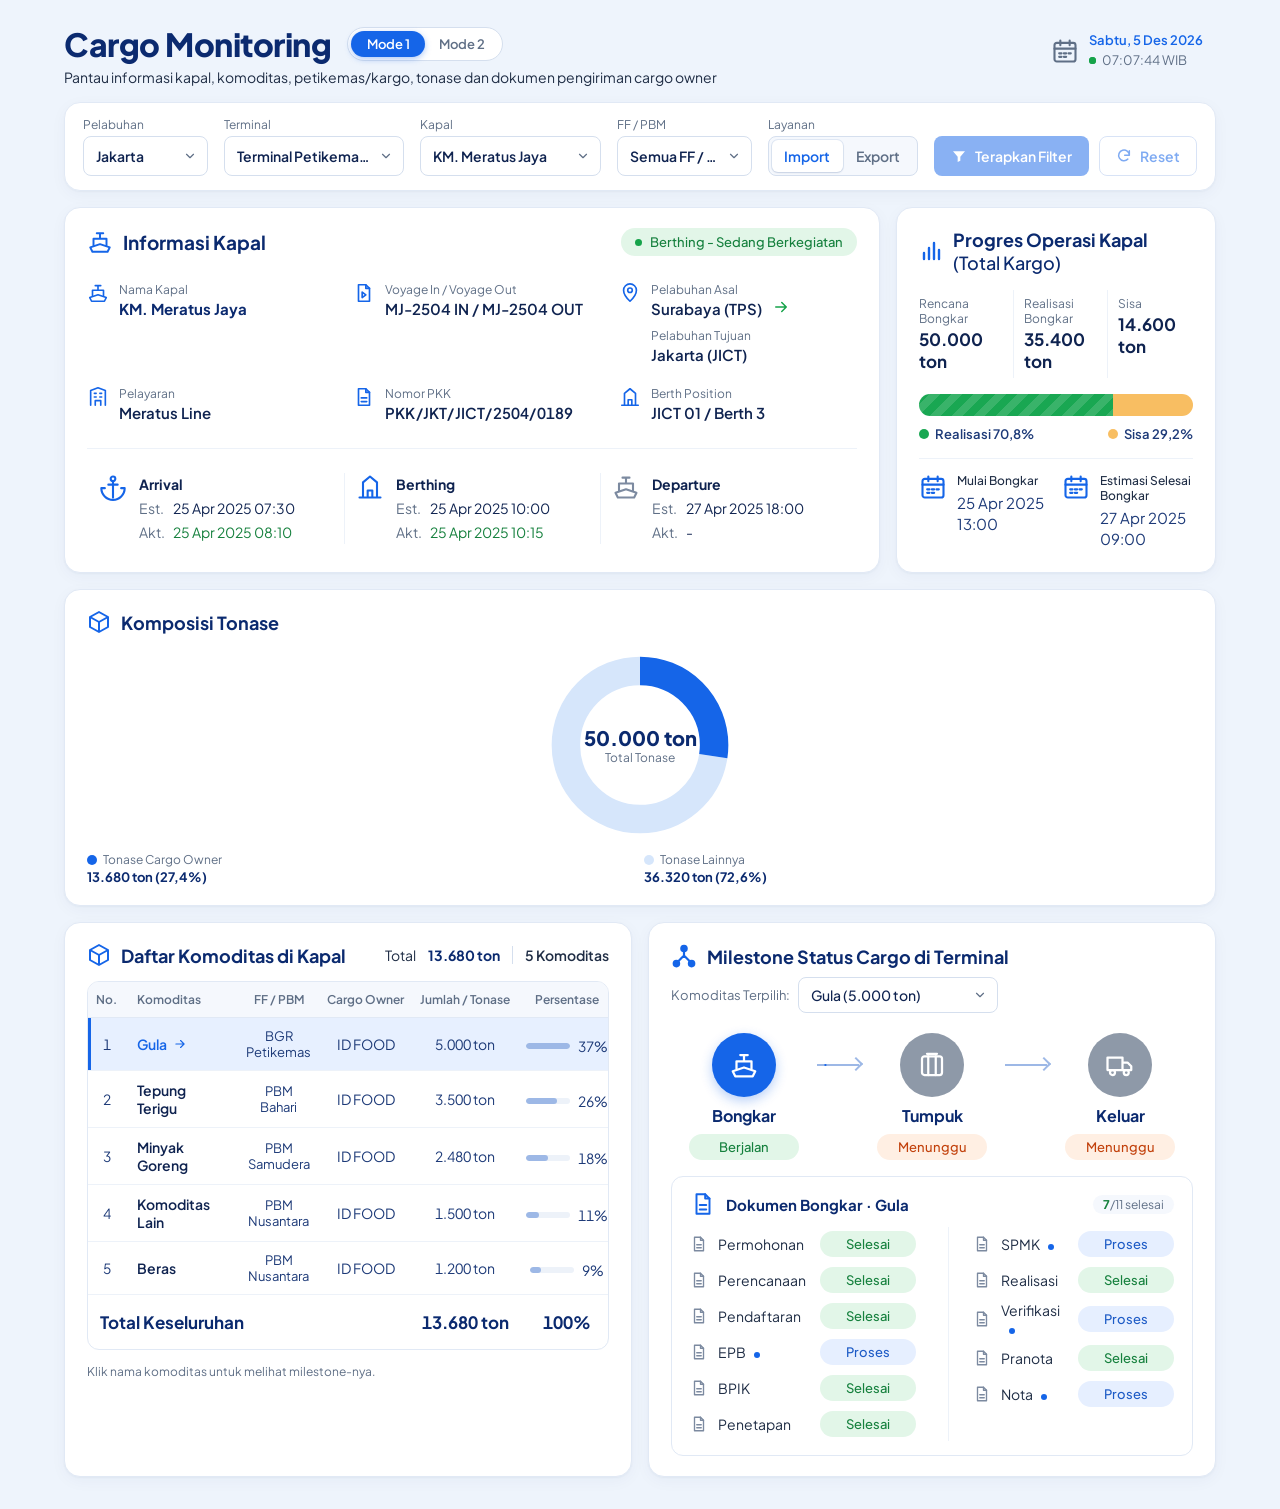
<file: index.html>
<!DOCTYPE html>
<html lang="id">
<head>
  <meta charset="utf-8">
  <meta name="viewport" content="width=device-width, initial-scale=1">
  <title>Cargo Monitoring</title>

  <link rel="preconnect" href="https://fonts.googleapis.com">
  <link rel="preconnect" href="https://fonts.gstatic.com" crossorigin>
  <link rel="stylesheet" href="https://fonts.googleapis.com/css2?family=Plus+Jakarta+Sans:wght@400;500;600;700;800&display=swap">

  <!-- Fondasi -->
  <link rel="stylesheet" href="css/base.css">
  <!-- Komponen bersama -->
  <link rel="stylesheet" href="css/components/tooltip.css">
  <link rel="stylesheet" href="css/components/dropdown.css">
  <link rel="stylesheet" href="css/components/button.css">
  <!-- Per section -->
  <link rel="stylesheet" href="css/sections/header.css">
  <link rel="stylesheet" href="css/sections/filter.css">
  <link rel="stylesheet" href="css/sections/vessel-info.css">
  <link rel="stylesheet" href="css/sections/operation-progress.css">
  <link rel="stylesheet" href="css/sections/tonnage.css">
  <link rel="stylesheet" href="css/sections/commodity-table.css">
  <link rel="stylesheet" href="css/sections/milestone.css">
  <link rel="stylesheet" href="css/sections/documents.css">
  <link rel="stylesheet" href="css/sections/empty-state.css">

  <!-- Data & logika filter realtime -->
  <script src="js/data.js" defer></script>
  <script src="js/render.js" defer></script>
  <script src="js/filter.js" defer></script>
</head>
<body class="is-loading">

<!-- ============ Icon sprite ============ -->
<svg class="sprite" aria-hidden="true">
  <symbol id="i-calendar" viewBox="0 0 24 24" fill="none" stroke="currentColor" stroke-width="1.8" stroke-linecap="round" stroke-linejoin="round"><rect x="3" y="5" width="18" height="16" rx="2"/><path d="M3 10h18M8 3v4M16 3v4M7 14h2M11 14h2M15 14h2M7 17h2M11 17h2"/></symbol>
  <symbol id="i-anchor" viewBox="0 0 24 24" fill="none" stroke="currentColor" stroke-width="1.8" stroke-linecap="round" stroke-linejoin="round"><circle cx="12" cy="5" r="2"/><path d="M12 7v14M5 13H2a10 10 0 0 0 20 0h-3M8 10h8"/></symbol>
  <symbol id="i-building" viewBox="0 0 24 24" fill="none" stroke="currentColor" stroke-width="1.8" stroke-linecap="round" stroke-linejoin="round"><path d="M4 21V5l8-3 8 3v16M9 21v-5h6v5M8 8h2M14 8h2M8 12h2M14 12h2"/></symbol>
  <symbol id="i-ship" viewBox="0 0 24 24" fill="none" stroke="currentColor" stroke-width="1.8" stroke-linecap="round" stroke-linejoin="round"><path d="M3 17l2 4h14l2-4-9-3-9 3z"/><path d="M6 15V9h12v6M12 9V4M9 4h6"/></symbol>
  <symbol id="i-users" viewBox="0 0 24 24" fill="none" stroke="currentColor" stroke-width="1.8" stroke-linecap="round" stroke-linejoin="round"><circle cx="9" cy="8" r="3"/><path d="M3 20a6 6 0 0 1 12 0"/><circle cx="17" cy="9" r="2.5"/><path d="M16 14a5 5 0 0 1 5 5"/></symbol>
  <symbol id="i-file-play" viewBox="0 0 24 24" fill="none" stroke="currentColor" stroke-width="1.8" stroke-linecap="round" stroke-linejoin="round"><path d="M14 3H6v18h12V7z"/><path d="M14 3v4h4M10 11l4 3-4 3z"/></symbol>
  <symbol id="i-file" viewBox="0 0 24 24" fill="none" stroke="currentColor" stroke-width="1.8" stroke-linecap="round" stroke-linejoin="round"><path d="M14 3H6v18h12V7z"/><path d="M14 3v4h4M9 13h6M9 17h6"/></symbol>
  <symbol id="i-pin" viewBox="0 0 24 24" fill="none" stroke="currentColor" stroke-width="1.8" stroke-linecap="round" stroke-linejoin="round"><path d="M12 21s7-6.5 7-12a7 7 0 0 0-14 0c0 5.5 7 12 7 12z"/><circle cx="12" cy="9" r="2.5"/></symbol>
  <symbol id="i-berth" viewBox="0 0 24 24" fill="none" stroke="currentColor" stroke-width="1.8" stroke-linecap="round" stroke-linejoin="round"><path d="M3 21h18M6 21V8l6-5 6 5v13M10 21v-6h4v6"/></symbol>
  <symbol id="i-chart" viewBox="0 0 24 24" fill="none" stroke="currentColor" stroke-width="2.4" stroke-linecap="round"><path d="M5 20v-6M10 20V9M15 20V4M20 20v-9"/></symbol>
  <symbol id="i-box" viewBox="0 0 24 24" fill="none" stroke="currentColor" stroke-width="2" stroke-linejoin="round"><path d="M12 2l9 5v10l-9 5-9-5V7z"/><path d="M3 7l9 5 9-5M12 12v10"/></symbol>
  <symbol id="i-flow" viewBox="0 0 24 24" fill="none" stroke="currentColor" stroke-width="2" stroke-linecap="round"><circle cx="12" cy="5" r="2.5" fill="currentColor"/><circle cx="5" cy="19" r="2.5" fill="currentColor"/><circle cx="19" cy="19" r="2.5" fill="currentColor"/><path d="M12 7.5v4M12 11.5l-5.5 5.5M12 11.5l5.5 5.5"/></symbol>
  <symbol id="i-stack" viewBox="0 0 24 24" fill="none" stroke="currentColor" stroke-width="1.8" stroke-linecap="round" stroke-linejoin="round"><rect x="4" y="5" width="16" height="15" rx="2"/><path d="M9 5v15M15 5v15M8 3h8"/></symbol>
  <symbol id="i-truck" viewBox="0 0 24 24" fill="none" stroke="currentColor" stroke-width="1.8" stroke-linecap="round" stroke-linejoin="round"><path d="M2 6h12v10H2zM14 10h4l3 3v3h-7"/><circle cx="6" cy="18" r="2"/><circle cx="17" cy="18" r="2"/></symbol>
  <symbol id="i-filter" viewBox="0 0 24 24" fill="currentColor"><path d="M3 5h18l-7 8v6l-4 2v-8z"/></symbol>
  <symbol id="i-reset" viewBox="0 0 24 24" fill="none" stroke="currentColor" stroke-width="2.2" stroke-linecap="round" stroke-linejoin="round"><path d="M20 11a8 8 0 1 0-2.3 5.7M20 4v7h-7"/></symbol>
  <symbol id="i-chevron" viewBox="0 0 24 24" fill="none" stroke="currentColor" stroke-width="2" stroke-linecap="round" stroke-linejoin="round"><path d="M6 9l6 6 6-6"/></symbol>
  <symbol id="i-check" viewBox="0 0 24 24" fill="none" stroke="currentColor" stroke-width="2.6" stroke-linecap="round" stroke-linejoin="round"><path d="M5 12.5l4.5 4.5L19 7.5"/></symbol>
  <symbol id="i-arrow" viewBox="0 0 24 24" fill="none" stroke="currentColor" stroke-width="2" stroke-linecap="round" stroke-linejoin="round"><path d="M5 12h14M13 6l6 6-6 6"/></symbol>
  <symbol id="i-close" viewBox="0 0 24 24" fill="none" stroke="currentColor" stroke-width="2.2" stroke-linecap="round"><path d="M6 6l12 12M18 6L6 18"/></symbol>
  <symbol id="i-search" viewBox="0 0 24 24" fill="none" stroke="currentColor" stroke-width="1.8" stroke-linecap="round" stroke-linejoin="round"><circle cx="11" cy="11" r="7"/><path d="M20 20l-3.5-3.5M8 11h6"/></symbol>
</svg>


<div class="page">
<div class="container">

  <!-- ===================== HEADER ===================== -->
  <header class="app-header">
    <div class="app-header__intro">
      <div class="app-header__title-row">
        <h1 class="app-header__title">Cargo Monitoring</h1>
        <!-- Switch mode dashboard: Mode 2 menyembunyikan Komposisi Tonase & kolom Cargo Owner -->
        <div class="seg seg--mode" id="mode-switch" role="radiogroup" aria-label="Mode dashboard">
          <label class="seg__opt" data-tip="Tampilan lengkap"><input type="radio" name="mode" value="1" id="mode-1" checked><span>Mode 1</span></label>
          <label class="seg__opt" data-tip="Tanpa tonase &amp; cargo owner"><input type="radio" name="mode" value="2" id="mode-2"><span>Mode 2</span></label>
        </div>
      </div>
      <p class="app-header__subtitle">Pantau informasi kapal, komoditas, petikemas/kargo, tonase dan dokumen pengiriman cargo owner</p>
    </div>
    <div class="app-header__clock">
      <svg class="app-header__clock-icon"><use href="#i-calendar"/></svg>
      <div>
        <div class="app-header__date" id="clock-date">&nbsp;</div>
        <div class="app-header__time"><span class="live-dot" aria-hidden="true"></span><span id="clock-time">&nbsp;</span></div>
      </div>
    </div>
  </header>

  <!-- ===================== FILTER =====================
       Opsi dropdown diisi oleh js/filter.js dari js/data.js -->
  <form class="card filter" id="filter" aria-label="Filter">

    <div class="field" data-field="pel">
      <svg class="field__icon"><use href="#i-anchor"/></svg>
      <div class="field__body">
        <span class="field__label" id="l-pel">Pelabuhan</span>
        <div class="dd" id="dd-pel" role="radiogroup" aria-labelledby="l-pel">
          <span class="dd__trigger" aria-hidden="true"><span class="dd__value"></span><svg class="dd__caret"><use href="#i-chevron"/></svg></span>
          <ul class="dd__menu"></ul>
        </div>
      </div>
    </div>

    <div class="field field--wide" data-field="ter">
      <svg class="field__icon"><use href="#i-building"/></svg>
      <div class="field__body">
        <span class="field__label" id="l-ter">Terminal</span>
        <div class="dd" id="dd-ter" role="radiogroup" aria-labelledby="l-ter">
          <span class="dd__trigger" aria-hidden="true"><span class="dd__value"></span><svg class="dd__caret"><use href="#i-chevron"/></svg></span>
          <ul class="dd__menu"></ul>
        </div>
      </div>
    </div>

    <div class="field field--wide" data-field="kap">
      <svg class="field__icon"><use href="#i-ship"/></svg>
      <div class="field__body">
        <span class="field__label" id="l-kap">Kapal</span>
        <div class="dd" id="dd-kap" role="radiogroup" aria-labelledby="l-kap">
          <span class="dd__trigger" aria-hidden="true"><span class="dd__value"></span><svg class="dd__caret"><use href="#i-chevron"/></svg></span>
          <ul class="dd__menu"></ul>
        </div>
      </div>
    </div>

    <div class="field" data-field="ff">
      <svg class="field__icon"><use href="#i-users"/></svg>
      <div class="field__body">
        <span class="field__label" id="l-ff">FF / PBM</span>
        <div class="dd" id="dd-ff" role="radiogroup" aria-labelledby="l-ff">
          <span class="dd__trigger" aria-hidden="true"><span class="dd__value"></span><svg class="dd__caret"><use href="#i-chevron"/></svg></span>
          <ul class="dd__menu"></ul>
        </div>
      </div>
    </div>

    <div class="field" data-field="lay">
      <svg class="field__icon"><use href="#i-file-play"/></svg>
      <div class="field__body">
        <span class="field__label" id="l-lay">Layanan</span>
        <div class="seg" role="radiogroup" aria-labelledby="l-lay">
          <label class="seg__opt"><input type="radio" name="lay" value="import" checked><span>Import</span></label>
          <label class="seg__opt"><input type="radio" name="lay" value="export"><span>Export</span></label>
        </div>
      </div>
    </div>

    <div class="filter__actions">
      <button type="submit" class="btn btn--primary btn--apply" id="btn-apply" disabled>
        <svg class="btn__icon"><use href="#i-filter"/></svg>Terapkan Filter
      </button>
      <button type="button" class="btn btn--outline btn--reset" id="btn-reset">
        <svg class="btn__icon"><use href="#i-reset"/></svg>Reset
      </button>
    </div>
  </form>

  <!-- ===================== EMPTY STATE ===================== -->
  <section class="card empty" id="empty-state" hidden>
    <div class="empty__icon"><svg><use href="#i-search"/></svg></div>
    <h2 class="empty__title">Data tidak ditemukan</h2>
    <p class="empty__msg" id="empty-msg"></p>
    <div class="empty__actions">
      <button type="button" class="btn btn--primary" id="empty-suggest" hidden></button>
      <button type="button" class="btn btn--outline" id="empty-reset"><svg class="btn__icon"><use href="#i-reset"/></svg>Reset Filter</button>
    </div>
  </section>

  <div class="dashboard" id="dashboard">

    <!-- ===================== ROW 1 ===================== -->
    <div class="row">

      <!-- ---------- Informasi Kapal ---------- -->
      <section class="card vessel" aria-labelledby="h-vessel">
        <div class="card__head">
          <div class="card__title-wrap">
            <svg class="card__icon"><use href="#i-ship"/></svg>
            <h2 class="card__title" id="h-vessel">Informasi Kapal</h2>
          </div>
          <span class="status-pill" id="vessel-status"></span>
        </div>
        <dl class="vessel__grid" id="vessel-grid"></dl>
        <ol class="timeline" id="vessel-timeline"></ol>
      </section>

      <!-- ---------- Progres Operasi Kapal ---------- -->
      <section class="card progress" aria-labelledby="h-progress">
        <div class="card__title-wrap">
          <svg class="card__icon"><use href="#i-chart"/></svg>
          <h2 class="card__title" id="h-progress">Progres Operasi Kapal <span class="card__title-sub">(Total Kargo)</span></h2>
        </div>

        <div class="progress__stats">
          <div class="stat"><p class="lbl" id="pg-lbl-plan">Rencana</p><p class="stat__val" id="pg-plan">-</p></div>
          <div class="stat stat--done"><p class="lbl" id="pg-lbl-done">Realisasi</p><p class="stat__val" id="pg-done">-</p></div>
          <div class="stat stat--rest"><p class="lbl">Sisa</p><p class="stat__val" id="pg-rest">-</p></div>
        </div>

        <div>
          <div class="pbar" id="pg-bar" role="img">
            <span class="pbar__seg pbar__seg--done" style="--w: 0%"></span>
            <span class="pbar__seg pbar__seg--rest"></span>
          </div>
          <div class="pbar__legend">
            <span class="legend legend--done"><span class="legend__dot"></span><span id="pg-legend-done"></span></span>
            <span class="legend legend--rest"><span class="legend__dot"></span><span id="pg-legend-rest"></span></span>
          </div>
        </div>

        <div class="progress__dates">
          <div class="date-item">
            <svg class="date-item__icon"><use href="#i-calendar"/></svg>
            <div><p class="date-item__label" id="pg-lbl-start">Mulai</p><p class="date-item__val" id="pg-start">-</p></div>
          </div>
          <div class="date-item">
            <svg class="date-item__icon"><use href="#i-calendar"/></svg>
            <div><p class="date-item__label" id="pg-lbl-end">Estimasi Selesai</p><p class="date-item__val" id="pg-end">-</p></div>
          </div>
        </div>
      </section>

      <!-- ---------- Komposisi Tonase ---------- -->
      <section class="card tonnage" aria-labelledby="h-tonnage">
        <div class="card__title-wrap">
          <svg class="card__icon"><use href="#i-box"/></svg>
          <h2 class="card__title" id="h-tonnage">Komposisi Tonase</h2>
        </div>

        <div class="donut">
          <svg class="donut__svg" viewBox="0 0 200 200" role="img">
            <circle class="donut__seg donut__seg--other" cx="100" cy="100" r="78" stroke-dasharray="0 490.1"/>
            <circle class="donut__seg donut__seg--owner" cx="100" cy="100" r="78" stroke-dasharray="0 490.1"/>
          </svg>
          <div class="donut__center">
            <div class="donut__label donut__label--total"><strong id="tn-total">-</strong><span>Total Tonase</span></div>
            <div class="donut__label donut__label--owner"><strong id="tn-owner">-</strong><span id="tn-owner-sub"></span></div>
            <div class="donut__label donut__label--other"><strong id="tn-other">-</strong><span id="tn-other-sub"></span></div>
          </div>
        </div>

        <div class="tonnage__legend">
          <div class="tl tl--owner">
            <div class="tl__name"><span class="tl__dot"></span>Tonase Cargo Owner</div>
            <div class="tl__val" id="tn-leg-owner">-</div>
          </div>
          <div class="tl tl--other">
            <div class="tl__name"><span class="tl__dot"></span>Tonase Lainnya</div>
            <div class="tl__val" id="tn-leg-other">-</div>
          </div>
        </div>
      </section>
    </div>

    <!-- ===================== ROW 2 ===================== -->
    <div class="row">

      <!-- ---------- Daftar Komoditas ---------- -->
      <section class="card commodity" aria-labelledby="h-commodity">
        <div class="card__head">
          <div class="card__title-wrap">
            <svg class="card__icon"><use href="#i-box"/></svg>
            <h2 class="card__title" id="h-commodity">Daftar Komoditas di Kapal</h2>
          </div>
          <div class="commodity__summary">Total <b id="ct-total">-</b><span class="commodity__sep"></span><b class="commodity__count" id="ct-count">-</b></div>
        </div>

        <div class="ct-wrap">
          <table class="ct">
            <thead>
              <tr><th>No.</th><th class="ct__left">Komoditas</th><th>FF / PBM</th><th class="ct__owner">Cargo Owner</th><th>Jumlah / Tonase</th><th>Persentase</th><th>Status</th></tr>
            </thead>
            <tbody id="ct-body"></tbody>
            <tfoot id="ct-foot"></tfoot>
          </table>
        </div>
        <p class="commodity__hint">Klik nama komoditas untuk melihat milestone-nya.</p>
      </section>

      <!-- ---------- Milestone Status Cargo ---------- -->
      <section class="card milestone" aria-labelledby="h-milestone">
        <div class="card__head">
          <div class="card__title-wrap">
            <svg class="card__icon"><use href="#i-flow"/></svg>
            <h2 class="card__title" id="h-milestone">Milestone Status Cargo di Terminal</h2>
          </div>
          <div class="milestone__picker" id="ms-picker">
            <span class="milestone__picker-label" id="l-kom">Komoditas Terpilih:</span>
            <div class="dd dd--compact dd--right" id="dd-kom" role="radiogroup" aria-labelledby="l-kom">
              <span class="dd__trigger" aria-hidden="true"><span class="dd__value"></span><svg class="dd__caret"><use href="#i-chevron"/></svg></span>
              <ul class="dd__menu"></ul>
            </div>
          </div>
        </div>

        <ol class="flow" id="ms-flow"></ol>

        <!-- ---------- Dokumen ---------- -->
        <div class="docs" id="ms-docs">
          <div class="docs__head">
            <svg class="card__icon card__icon--sm"><use href="#i-file"/></svg>
            <h3 class="docs__title" id="ms-docs-title">Dokumen</h3>
            <span class="docs__count" id="ms-docs-count"></span>
          </div>
          <div class="docs__cols">
            <ul class="docs__list" id="ms-docs-a"></ul>
            <ul class="docs__list docs__list--split" id="ms-docs-b"></ul>
          </div>
        </div>
      </section>
    </div>
  </div>

</div>
</div>

<noscript><p class="noscript">Aktifkan JavaScript untuk menampilkan data Cargo Monitoring.</p></noscript>

</body>
</html>
</file>
<file: css/base.css>
/* =========================================================
   BASE — design tokens, reset, layout, card, chip, utilitas
   ========================================================= */

:root {
  /* Surface */
  --c-bg: #EEF4FC;
  --c-surface: #FFFFFF;
  --c-surface-2: #F5F8FD;
  --c-hover: #F3F7FE;
  --c-border: #E1E9F5;
  --c-divider: #EDF2F9;
  --c-input-border: #D5DFEE;
  --c-input-border-hover: #A9C2EC;

  /* Brand */
  --c-accent: #1565E8;
  --c-accent-hover: #0B4FC0;
  --c-accent-soft: #E7F0FF;
  --c-accent-ring: rgba(21, 101, 232, .22);

  /* Text */
  --c-title: #0B2A6F;
  --c-text: #0F2350;
  --c-text-2: #1F2D45;
  --c-cell: #1D3A78;
  --c-muted: #5F6F86;
  --c-icon-muted: #7C8AA0;

  /* Status */
  --c-success: #19A752;
  --c-success-dot: #16A34A;
  --c-success-strong: #15803D;
  --c-success-soft: #E2F6E8;
  --c-warning: #F8BE62;
  --c-step-idle: #8E99A8;
  --c-connector: #9DB8E6;
  --c-donut-rest: #D6E6FB;

  /* Shape & depth */
  --radius-sm: 8px;
  --radius-md: 12px;
  --radius-lg: 16px;
  --radius-pill: 999px;
  --shadow-card: 0 1px 2px rgba(16, 42, 90, .04), 0 4px 16px rgba(16, 42, 90, .04);
  --shadow-card-hover: 0 2px 4px rgba(16, 42, 90, .05), 0 10px 28px rgba(16, 42, 90, .08);
  --shadow-pop: 0 4px 10px rgba(16, 42, 90, .08), 0 16px 40px rgba(16, 42, 90, .14);

  /* Motion */
  --ease: cubic-bezier(.2, .7, .3, 1);
  --t-fast: 140ms;
  --t-med: 220ms;

  --font: 'Plus Jakarta Sans', system-ui, -apple-system, 'Segoe UI', sans-serif;
}

/* ---------- Reset ---------- */
*,
*::before,
*::after {
  box-sizing: border-box;
}

html {
  -webkit-text-size-adjust: 100%;
}

body {
  margin: 0;
  font-family: var(--font);
  color: var(--c-text);
  background: var(--c-bg);
  -webkit-font-smoothing: antialiased;
}

h1,
h2,
h3,
p,
dl,
dd,
ol,
ul {
  margin: 0;
}

ol,
ul {
  padding: 0;
  list-style: none;
}

svg {
  display: block;
}

a {
  color: var(--c-accent);
}

a:hover {
  color: var(--c-accent-hover);
}

button {
  font: inherit;
}

.sprite {
  position: absolute;
  width: 0;
  height: 0;
  overflow: hidden;
}

[hidden] {
  display: none !important;
}

/* Konten disembunyikan sampai data pertama selesai dimuat */
body.is-loading .dashboard {
  visibility: hidden;
}

.noscript {
  padding: 24px;
  text-align: center;
  color: var(--c-muted);
}

/* Kilatan saat nilai berubah secara realtime (class dari js/render.js) */
.is-flash {
  animation: value-flash 900ms var(--ease);
  border-radius: 4px;
}

@keyframes value-flash {
  0% {
    background-color: rgba(21, 101, 232, .16);
    color: var(--c-accent);
  }

  100% {
    background-color: transparent;
  }
}

/* Input yang disembunyikan secara visual tapi tetap bisa difokus keyboard */
.dd input,
.seg input {
  position: absolute;
  opacity: 0;
  width: 1px;
  height: 1px;
  margin: 0;
  pointer-events: none;
}

/* ---------- Layout ---------- */
.page {
  min-height: 100vh;
  padding: 24px 0 32px;      /* jarak samping diatur oleh lebar .container */
}

.container {
  width: 90%;                /* 90% lebar layar browser */
  margin: 0 auto;
  display: flex;
  flex-direction: column;
  gap: 16px;
}

.row {
  display: flex;
  flex-wrap: wrap;
  gap: 16px;
}

.dashboard {
  display: flex;
  flex-direction: column;
  gap: 16px;
}

/* ---------- Card ---------- */
.card {
  background: var(--c-surface);
  border: 1px solid var(--c-border);
  border-radius: var(--radius-lg);
  box-shadow: var(--shadow-card);
  min-width: 0;
  transition: box-shadow var(--t-med) var(--ease), border-color var(--t-med) var(--ease);
}

.card:hover {
  box-shadow: var(--shadow-card-hover);
  border-color: #D3DFF1;
}

.card__head {
  display: flex;
  flex-wrap: wrap;
  justify-content: space-between;
  align-items: center;
  gap: 8px 12px;
}

.card__title-wrap {
  display: flex;
  gap: 10px;
  align-items: center;
}

.card__icon {
  width: 24px;
  height: 24px;
  flex: none;
  color: var(--c-accent);
}

.card__icon--sm {
  width: 22px;
  height: 22px;
}

.card__title {
  font-size: 18px;
  font-weight: 700;
  color: var(--c-title);
}

.card__title-sub {
  font-weight: 500;
}

/* ---------- Teks label / nilai ---------- */
.lbl {
  font-size: 12px;
  color: var(--c-muted);
}

.val {
  font-size: 15px;
  font-weight: 600;
  color: var(--c-text);
  margin-top: 2px;
}

.val--strong {
  color: var(--c-title);
  font-weight: 700;
}

.val--mono {
  font-variant-numeric: tabular-nums;
  letter-spacing: .2px;
}

/* ---------- Chip status ---------- */
.chip {
  display: inline-block;
  min-width: 96px;
  text-align: center;
  padding: 5px 12px;
  border-radius: var(--radius-pill);
  font-size: 13px;
  font-weight: 500;
  white-space: nowrap;
  transition: transform var(--t-fast) var(--ease), box-shadow var(--t-fast) var(--ease);
}

.chip--xs {
  min-width: 0;
  padding: 2px 8px;
  font-size: 11px;
}

.st-bongkar {
  background: #FFF0E5;
  color: #C2410C;
}

.st-keluar {
  background: #F2ECFF;
  color: #6D28D9;
}

.st-tumpuk {
  background: #E7F0FF;
  color: #1D5BC6;
}

.st-selesai {
  background: #E2F6E8;
  color: #15803D;
}

.st-proses {
  background: #E6EFFF;
  color: #1D5BC6;
}

.st-menunggu {
  background: #FFEFE3;
  color: #C2410C;
}

.st-berjalan {
  background: #E2F6E8;
  color: #15803D;
}

.st-berjalan-g {
  background: #EEF1F5;
  color: #4B5565;
}

/* ---------- Responsif umum ---------- */
@media (max-width: 640px) {
  .page {
    padding: 16px 0 24px;
  }

  /* Di ponsel 90% terlalu sempit: sisakan gutter 16px */
  .container {
    width: calc(100% - 32px);
  }
}

/* ---------- Kurangi animasi bila diminta OS ---------- */
@media (prefers-reduced-motion: reduce) {

  *,
  *::before,
  *::after {
    animation-duration: .01ms !important;
    animation-iteration-count: 1 !important;
    transition-duration: .01ms !important;
  }
}
/* Dashboard berkedip lembut saat filter diterapkan (class dari js/filter.js) */
.dashboard.is-applied {
  animation: dashboard-applied 420ms var(--ease);
}

@keyframes dashboard-applied {
  from {
    opacity: .35;
    transform: translateY(4px);
  }
}
</file>
<file: css/components/tooltip.css>
/* =========================================================
   TOOLTIP — pakai atribut data-tip="..." pada elemen HTML
   (tidak untuk elemen <svg> atau di dalam container overflow)
   ========================================================= */

[data-tip] {
  position: relative;
}

[data-tip]::after {
  content: attr(data-tip);
  position: absolute;
  left: 50%;
  bottom: calc(100% + 10px);
  z-index: 30;
  padding: 6px 10px;
  border-radius: 6px;
  background: var(--c-text);
  color: #FFFFFF;
  font: 500 12px/1.3 var(--font);
  white-space: nowrap;
  box-shadow: 0 6px 16px rgba(15, 35, 80, .2);
  pointer-events: none;
  opacity: 0;
  transform: translate(-50%, 4px);
  transition: opacity var(--t-fast) var(--ease), transform var(--t-fast) var(--ease);
}

/* Panah kecil */
[data-tip]::before {
  content: "";
  position: absolute;
  left: 50%;
  bottom: calc(100% + 4px);
  z-index: 30;
  border: 6px solid transparent;
  border-bottom: 0;
  border-top-color: var(--c-text);
  pointer-events: none;
  opacity: 0;
  transform: translate(-50%, 4px);
  transition: opacity var(--t-fast) var(--ease), transform var(--t-fast) var(--ease);
}

[data-tip]:hover::after,
[data-tip]:hover::before,
[data-tip]:focus-visible::after,
[data-tip]:focus-visible::before {
  opacity: 1;
  transform: translate(-50%, 0);
}
</file>
<file: css/components/dropdown.css>
/* =========================================================
   DROPDOWN (CSS only) + SEGMENTED CONTROL

   Struktur dropdown:
   .dd[role=radiogroup]
     .dd__trigger > .dd__value > span*N   (teks tiap opsi, urutan sama)
     ul.dd__menu > li > label.dd__opt > input[type=radio] + span

   - Terbuka saat hover, atau saat fokus keyboard (Tab lalu panah ↑↓).
   - Nilai yang tampil di trigger dipilih lewat :has() + nth-child.
   - Opsi diisi & disinkronkan oleh js/render.js (CM.renderDropdown).
   ========================================================= */

.dd {
  position: relative;
  width: 100%;
}

/* ---------- Trigger ---------- */
.dd__trigger {
  display: flex;
  align-items: center;
  gap: 8px;
  width: 100%;
  min-height: 40px;
  padding: 8px 10px 8px 12px;
  border: 1px solid var(--c-input-border);
  border-radius: var(--radius-sm);
  background: var(--c-surface);
  color: var(--c-text);
  font: 600 14px var(--font);
  cursor: pointer;
  user-select: none;
  transition: border-color var(--t-fast) var(--ease), box-shadow var(--t-fast) var(--ease), background-color var(--t-fast) var(--ease);
}

.dd__value {
  flex: 1;
  min-width: 0;
  contain: inline-size;   /* teks panjang tidak memperlebar field → terpotong "…" */
}

.dd__value>span {
  display: none;
  overflow: hidden;
  white-space: nowrap;
  text-overflow: ellipsis;
}

.dd__caret {
  width: 14px;
  height: 14px;
  flex: none;
  color: var(--c-muted);
  transition: transform var(--t-med) var(--ease), color var(--t-fast);
}

/* Teks trigger = opsi yang sedang dicentang (mendukung hingga 8 opsi) */
.dd:has(.dd__menu > li:nth-child(1) input:checked) .dd__value> :nth-child(1),
.dd:has(.dd__menu > li:nth-child(2) input:checked) .dd__value> :nth-child(2),
.dd:has(.dd__menu > li:nth-child(3) input:checked) .dd__value> :nth-child(3),
.dd:has(.dd__menu > li:nth-child(4) input:checked) .dd__value> :nth-child(4),
.dd:has(.dd__menu > li:nth-child(5) input:checked) .dd__value> :nth-child(5),
.dd:has(.dd__menu > li:nth-child(6) input:checked) .dd__value> :nth-child(6),
.dd:has(.dd__menu > li:nth-child(7) input:checked) .dd__value> :nth-child(7),
.dd:has(.dd__menu > li:nth-child(8) input:checked) .dd__value> :nth-child(8) {
  display: block;
}

/* ---------- Menu ---------- */
.dd__menu {
  position: absolute;
  top: calc(100% + 6px);
  left: 0;
  z-index: 50;
  min-width: 100%;
  max-height: 280px;
  overflow-y: auto;
  padding: 6px;
  border: 1px solid var(--c-border);
  border-radius: var(--radius-md);
  background: var(--c-surface);
  box-shadow: var(--shadow-pop);
  opacity: 0;
  visibility: hidden;
  transform: translateY(-6px) scale(.98);
  transform-origin: top left;
  transition: opacity var(--t-fast) var(--ease), transform var(--t-med) var(--ease), visibility 0s linear var(--t-med);
}

/* Jembatan tak terlihat agar hover tidak putus di celah trigger → menu */
.dd::after {
  content: "";
  position: absolute;
  left: 0;
  right: 0;
  top: 100%;
  height: 8px;
}

/* Judul grup opsi: <ul class="dd__menu" data-group="..."> */
.dd__menu[data-group]::before {
  content: attr(data-group);
  display: block;
  padding: 6px 10px 4px;
  font-size: 11px;
  font-weight: 700;
  letter-spacing: .6px;
  text-transform: uppercase;
  color: var(--c-icon-muted);
}

.dd--right .dd__menu {
  left: auto;
  right: 0;
  transform-origin: top right;
}

/* ---------- Opsi ---------- */
.dd__opt {
  display: flex;
  align-items: center;
  justify-content: space-between;
  gap: 12px;
  padding: 9px 10px;
  border-radius: var(--radius-sm);
  font-size: 14px;
  font-weight: 500;
  color: var(--c-text-2);
  white-space: nowrap;
  cursor: pointer;
  transition: background-color var(--t-fast) var(--ease), color var(--t-fast) var(--ease), padding var(--t-fast) var(--ease);
}

.dd__opt:hover {
  background: var(--c-hover);
  color: var(--c-accent);
  padding-left: 14px;
}

.dd__meta {
  margin-left: 6px;
  font-size: 12px;
  font-weight: 500;
  color: var(--c-muted);
}

.dd__check {
  width: 16px;
  height: 16px;
  flex: none;
  color: var(--c-accent);
  opacity: 0;
  transform: scale(.6);
  transition: opacity var(--t-fast), transform var(--t-fast) var(--ease);
}

.dd__opt:has(input:checked) {
  background: var(--c-accent-soft);
  color: var(--c-accent);
  font-weight: 600;
}

.dd__opt:has(input:checked) .dd__check {
  opacity: 1;
  transform: none;
}

.dd__opt:has(input:focus-visible) {
  outline: 2px solid var(--c-accent);
  outline-offset: -2px;
}

/* ---------- State: hover & terbuka ---------- */
.dd:hover .dd__trigger {
  border-color: var(--c-input-border-hover);
  background: #FBFDFF;
}

.dd:hover .dd__caret {
  color: var(--c-accent);
}

.dd:hover .dd__menu,
.dd:has(input:focus-visible) .dd__menu {
  opacity: 1;
  visibility: visible;
  transform: none;
  transition: opacity var(--t-fast) var(--ease), transform var(--t-med) var(--ease), visibility 0s;
}

.dd:hover .dd__trigger,
.dd:has(input:focus-visible) .dd__trigger {
  border-color: var(--c-accent);
  box-shadow: 0 0 0 3px var(--c-accent-ring);
}

.dd:hover .dd__caret,
.dd:has(input:focus-visible) .dd__caret {
  transform: rotate(180deg);
}

/* ---------- Ditutup setelah klik opsi (class dari JS, hilang saat kursor keluar) ---------- */
.dd.is-closed:not(:has(input:focus-visible)) .dd__menu {
  opacity: 0;
  visibility: hidden;
  transform: translateY(-6px) scale(.98);
}

.dd.is-closed:not(:has(input:focus-visible)) .dd__caret {
  transform: none;
}

/* ---------- Tidak ada opsi ---------- */
.dd__value>.dd__placeholder {
  display: block;
  color: var(--c-icon-muted);
  font-weight: 500;
}

.dd.is-empty .dd__trigger {
  cursor: not-allowed;
  background: var(--c-surface-2);
}

.dd.is-empty .dd__menu {
  display: none;
}

.dd.is-empty:hover .dd__trigger {
  border-color: var(--c-input-border);
  box-shadow: none;
}

.dd.is-empty:hover .dd__caret {
  transform: none;
  color: var(--c-muted);
}

/* ---------- Varian compact ---------- */
.dd--compact .dd__trigger {
  min-height: 36px;
  padding-block: 6px;
  font-weight: 500;
}


/* =========================================================
   SEGMENTED CONTROL (radio dua/tiga pilihan)
   ========================================================= */
.seg {
  position: relative;
  display: grid;
  grid-auto-flow: column;
  grid-auto-columns: 1fr;
  min-height: 40px;
  padding: 3px;
  border: 1px solid var(--c-input-border);
  border-radius: var(--radius-sm);
  background: var(--c-surface-2);
  isolation: isolate;
}

/* "Thumb" yang bergeser */
.seg::before {
  content: "";
  position: absolute;
  z-index: -1;
  top: 3px;
  bottom: 3px;
  left: 3px;
  width: calc(50% - 3px);
  border-radius: 6px;
  background: var(--c-surface);
  box-shadow: 0 1px 2px rgba(16, 42, 90, .12), 0 0 0 1px var(--c-border);
  transition: transform var(--t-med) var(--ease);
}

.seg:has(.seg__opt:nth-child(2) input:checked)::before {
  transform: translateX(100%);
}

.seg__opt {
  display: flex;
  align-items: center;
  justify-content: center;
  padding: 0 12px;
  border-radius: 6px;
  font-size: 14px;
  font-weight: 600;
  color: var(--c-muted);
  cursor: pointer;
  transition: color var(--t-fast) var(--ease);
}

.seg__opt:hover {
  color: var(--c-text);
}

.seg__opt:has(input:checked) {
  color: var(--c-accent);
}

.seg__opt:has(input:focus-visible) {
  outline: 2px solid var(--c-accent);
  outline-offset: 1px;
}

.seg:hover {
  border-color: var(--c-input-border-hover);
}
</file>
<file: css/components/button.css>
/* =========================================================
   BUTTON
   ========================================================= */

.btn {
  display: inline-flex;
  align-items: center;
  justify-content: center;
  gap: 8px;
  min-height: 44px;
  padding: 0 18px;
  border: 1px solid transparent;
  border-radius: var(--radius-sm);
  font: 600 14px var(--font);
  text-decoration: none;
  white-space: nowrap;
  cursor: pointer;
  transition:
    background-color var(--t-fast) var(--ease),
    border-color var(--t-fast) var(--ease),
    color var(--t-fast) var(--ease),
    box-shadow var(--t-fast) var(--ease),
    transform var(--t-fast) var(--ease),
    opacity var(--t-fast) var(--ease);
}

.btn:active {
  transform: translateY(1px) scale(.98);
}

.btn:focus-visible {
  outline: none;
  box-shadow: 0 0 0 3px var(--c-accent-ring);
}

.btn__icon {
  width: 16px;
  height: 16px;
  flex: none;
  transition: transform var(--t-med) var(--ease);
}

/* Primary */
.btn--primary {
  background: var(--c-accent);
  color: #FFFFFF;
}

.btn--primary:hover {
  background: var(--c-accent-hover);
  color: #FFFFFF;
  box-shadow: 0 6px 16px rgba(21, 101, 232, .28);
}

/* Outline */
.btn--outline {
  background: var(--c-surface);
  border-color: #B9CDEF;
  color: var(--c-accent);
}

.btn--outline:hover {
  background: var(--c-accent-soft);
  border-color: var(--c-accent);
  color: var(--c-accent-hover);
}

.btn--reset:hover .btn__icon,
.btn--outline:hover .btn__icon {
  transform: rotate(-200deg);
}
</file>
<file: css/sections/header.css>
/* =========================================================
   SECTION: HEADER
   ========================================================= */

.app-header {
  display: flex;
  flex-wrap: wrap;
  justify-content: space-between;
  align-items: flex-start;
  gap: 12px;
}

/* Judul + switch mode berdampingan */
.app-header__title-row {
  display: flex;
  flex-wrap: wrap;
  align-items: center;
  gap: 8px 16px;
}

.app-header__title {
  font-size: 32px;
  font-weight: 800;
  color: var(--c-title);
  letter-spacing: -.5px;
}

.app-header__subtitle {
  margin-top: 4px;
  font-size: 14px;
  color: var(--c-text-2);
}

/* ---------- Switch Mode 1 / Mode 2 ----------
   Memakai komponen .seg (dropdown.css), versi pill ringkas.
   Efeknya ke dashboard diatur lewat body:has(#mode-2:checked)
   di tonnage.css & commodity-table.css. */
.seg--mode {
  min-height: 34px;
  border-radius: 999px;
  background: var(--c-surface);
}

.seg--mode::before {
  border-radius: 999px;
  background: var(--c-accent);
  box-shadow: 0 2px 6px rgba(21, 101, 232, .35);
}

.seg--mode .seg__opt {
  padding: 0 14px;
  border-radius: 999px;
  font-size: 13px;
  white-space: nowrap;
}

.seg--mode .seg__opt:has(input:checked) {
  color: #FFFFFF;
}

/* Tooltip ditampilkan di bawah (di atas header tidak ada ruang) */
.seg--mode [data-tip]::after {
  top: calc(100% + 10px);
  bottom: auto;
}

.seg--mode [data-tip]::before {
  top: calc(100% + 4px);
  bottom: auto;
  border-top: 0;
  border-bottom: 6px solid var(--c-text);
}

/* Jam & tanggal */
.app-header__clock {
  display: flex;
  gap: 10px;
  align-items: center;
  padding: 6px 12px 6px 8px;
  border: 1px solid transparent;
  border-radius: var(--radius-md);
  font-size: 13px;
  line-height: 1.5;
  transition: background-color var(--t-med) var(--ease), border-color var(--t-med) var(--ease);
}

.app-header__clock:hover {
  background: var(--c-surface);
  border-color: var(--c-border);
}

.app-header__clock-icon {
  width: 28px;
  height: 28px;
  flex: none;
  color: var(--c-muted);
  transition: color var(--t-fast);
}

.app-header__clock:hover .app-header__clock-icon {
  color: var(--c-accent);
}

.app-header__date {
  color: var(--c-accent);
  font-weight: 600;
}

.app-header__time {
  display: flex;
  align-items: center;
  gap: 6px;
  color: var(--c-muted);
}

/* Indikator "live" */
.live-dot {
  position: relative;
  width: 7px;
  height: 7px;
  border-radius: 50%;
  background: var(--c-success-dot);
}

.live-dot::after {
  content: "";
  position: absolute;
  inset: 0;
  border-radius: 50%;
  background: var(--c-success-dot);
  animation: live-ping 1.8s var(--ease) infinite;
}

@keyframes live-ping {
  0% {
    transform: scale(1);
    opacity: .6;
  }

  80%,
  100% {
    transform: scale(2.6);
    opacity: 0;
  }
}

@media (max-width: 640px) {
  .app-header__title {
    font-size: 26px;
  }
}
</file>
<file: css/sections/filter.css>
/* =========================================================
   SECTION: FILTER
   - Satu baris di desktop; turun baris otomatis di layar sempit
   - .field.is-changed   → nilai berbeda dari default
   - .field.is-pending   → pilihan belum diterapkan ke dashboard
   - .filter.has-changes → Reset aktif
   - .filter.has-pending → tombol Terapkan aktif + badge
   ========================================================= */

.filter {
  position: relative;
  z-index: 10;              /* menu dropdown tampil di atas card lain */
  display: flex;
  flex-wrap: wrap;
  align-items: flex-end;
  gap: 16px;
  padding: 14px 18px;
}

/* ---------- Field ---------- */
/* Lebar proporsional; --min = lebar minimum kontrol sebelum baris turun */
.field {
  display: flex;
  align-items: flex-end;
  gap: 10px;
  flex: 1 1 0;
  min-width: auto;          /* jangan menyusut di bawah --min (cegah tumpang tindih) */
}

.field--wide {
  flex-grow: 1.45;
}

.field[data-field="pel"] { --min: 110px; }
.field[data-field="ter"] { --min: 165px; }
.field[data-field="kap"] { --min: 175px; }
.field[data-field="ff"]  { --min: 135px; }
.field[data-field="lay"] { --min: 150px; flex-grow: .9; }

.field__icon {
  width: 26px;
  height: 26px;
  flex: none;
  margin-bottom: 7px;
  color: var(--c-accent);
  transition: transform var(--t-med) var(--ease), color var(--t-fast);
}

.field__body {
  position: relative;
  flex: 1;
  min-width: var(--min, 120px);
}

.field__label {
  display: flex;
  align-items: center;
  gap: 6px;
  margin-bottom: 4px;
  font-size: 12px;
  color: var(--c-muted);
  white-space: nowrap;
  transition: color var(--t-fast);
}

/* Hover/fokus field */
.field:hover .field__icon,
.field:has(:focus-visible) .field__icon {
  transform: translateY(-2px) scale(1.08);
  color: var(--c-accent-hover);
}

.field:hover .field__label,
.field:has(:focus-visible) .field__label {
  color: var(--c-accent);
}

/* ---------- Field yang berbeda dari default ---------- */
.field.is-changed .field__label {
  color: var(--c-accent);
  font-weight: 600;
}

.field.is-changed .dd__trigger,
.field.is-changed .seg {
  border-color: var(--c-accent);
  background-color: #F7FAFF;
}

/* ---------- Field yang belum diterapkan ---------- */
.field.is-pending .field__label {
  color: #C2410C;
  font-weight: 600;
}

/* Titik oranye di label (ringkas, tidak menambah lebar) */
.field.is-pending .field__label::after {
  content: "";
  width: 7px;
  height: 7px;
  border-radius: 50%;
  background: #F97316;
}

.field.is-pending .dd__trigger,
.field.is-pending .seg {
  border-color: #F59E0B;
  background-color: #FFFBF5;
}

/* ---------- Aksi ---------- */
.filter__actions {
  display: flex;
  gap: 10px;
  flex: none;
  margin-left: auto;
}

/* Tombol setinggi input agar sejajar dalam satu baris */
.filter__actions .btn {
  min-height: 40px;
  padding: 0 16px;
}

/* Tombol Terapkan */
.btn--apply {
  position: relative;
}

.btn--apply:disabled {
  opacity: .5;
  cursor: not-allowed;
  box-shadow: none;
  transform: none;
}

.btn--apply:disabled:hover {
  background: var(--c-accent);
}

.filter.has-pending .btn--apply::after {
  content: "";
  position: absolute;
  top: -4px;
  right: -4px;
  width: 12px;
  height: 12px;
  border: 2px solid var(--c-surface);
  border-radius: 50%;
  background: #F97316;
  animation: apply-pulse 1.6s var(--ease) infinite;
}

@keyframes apply-pulse {
  0% {
    box-shadow: 0 0 0 0 rgba(249, 115, 22, .5);
  }

  100% {
    box-shadow: 0 0 0 8px rgba(249, 115, 22, 0);
  }
}

/* Reset redup bila belum ada perubahan */
.filter:not(.has-changes) .btn--reset {
  opacity: .55;
}

.filter:not(.has-changes) .btn--reset:hover {
  opacity: 1;
}

/* Layar menengah: sembunyikan ikon field agar tetap satu baris */
@media (max-width: 1600px) {   /* container 90% ≈ 1440px */
  .field__icon {
    display: none;
  }
}

@media (max-width: 640px) {
  .filter {
    padding: 14px;
  }

  .field,
  .field--wide,
  .field[data-field="lay"] {
    flex: 1 1 100%;
  }

  .field__body {
    min-width: 0;
  }

  .filter__actions {
    width: 100%;
    margin-left: 0;
  }

  .filter__actions .btn {
    flex: 1;
  }
}
</file>
<file: css/sections/vessel-info.css>
/* =========================================================
   SECTION: INFORMASI KAPAL
   ========================================================= */

.vessel {
  flex: 999 1 560px;
  display: flex;
  flex-direction: column;
  gap: 18px;
  padding: 20px 22px;
}

.vessel .card__icon {
  width: 26px;
  height: 26px;
}

.vessel .card__title {
  font-size: 19px;
}

/* ---------- Status pill ---------- */
.status-pill {
  display: inline-flex;
  align-items: center;
  gap: 8px;
  padding: 6px 14px;
  border-radius: var(--radius-pill);
  background: var(--c-success-soft);
  color: var(--c-success-strong);
  font-size: 13px;
  font-weight: 500;
  cursor: default;
  transition: box-shadow var(--t-med) var(--ease);
}

.status-pill:hover {
  box-shadow: 0 0 0 4px rgba(22, 163, 74, .12);
}

.status-pill__dot {
  width: 7px;
  height: 7px;
  border-radius: 50%;
  background: var(--c-success-dot);
  animation: pill-pulse 1.8s var(--ease) infinite;
}

@keyframes pill-pulse {
  0% {
    box-shadow: 0 0 0 0 rgba(22, 163, 74, .55);
  }

  100% {
    box-shadow: 0 0 0 7px rgba(22, 163, 74, 0);
  }
}

/* Varian status kapal */
.status-pill--anchorage {
  background: #FFF4E5;
  color: #B45309;
}

.status-pill--anchorage .status-pill__dot {
  background: #F59E0B;
  animation-name: pill-pulse-warn;
}

.status-pill--departed {
  background: #EEF1F5;
  color: #4B5565;
}

.status-pill--departed .status-pill__dot {
  background: #8E99A8;
  animation: none;
}

@keyframes pill-pulse-warn {
  0% {
    box-shadow: 0 0 0 0 rgba(245, 158, 11, .55);
  }

  100% {
    box-shadow: 0 0 0 7px rgba(245, 158, 11, 0);
  }
}

/* ---------- Grid info ---------- */
.vessel__grid {
  display: grid;
  grid-template-columns: repeat(auto-fit, minmax(max(200px, 30%), 1fr));  /* maks. 3 kolom */
  gap: 6px 8px;
  margin: 0 -10px;
}

.info {
  display: flex;
  gap: 10px;
  padding: 8px 10px;
  border-radius: var(--radius-md);
  transition: background-color var(--t-fast) var(--ease);
}

.info__icon {
  width: 22px;
  height: 22px;
  flex: none;
  color: var(--c-accent);
  transition: transform var(--t-med) var(--ease);
}

.info:hover {
  background: var(--c-hover);
}

.info:hover .info__icon {
  transform: scale(1.12);
}

.info:hover .lbl {
  color: var(--c-accent);
}

.info__route {
  display: flex;
  flex-wrap: wrap;
  align-items: flex-end;
  gap: 10px;
}

.info__route-arrow {
  width: 18px;
  height: 18px;
  margin-bottom: 2px;
  color: var(--c-success-dot);
  transition: transform var(--t-med) var(--ease);
}

.info:hover .info__route-arrow {
  transform: translateX(4px);
}

/* ---------- Timeline Arrival / Berthing / Departure ---------- */
.timeline {
  display: grid;
  grid-template-columns: repeat(auto-fit, minmax(200px, 1fr));
  padding-top: 16px;
  border-top: 1px solid var(--c-divider);
}

.timeline__item {
  position: relative;
  display: flex;
  gap: 12px;
  padding: 8px 12px;
  border-radius: var(--radius-md);
  transition: background-color var(--t-fast) var(--ease);
}

.timeline__item+.timeline__item::before {
  content: "";
  position: absolute;
  left: 0;
  top: 8px;
  bottom: 8px;
  width: 1px;
  background: var(--c-divider);
}

.timeline__item:hover {
  background: var(--c-hover);
}

.timeline__item:hover::before {
  opacity: 0;
}

.timeline__icon {
  width: 28px;
  height: 28px;
  flex: none;
  color: var(--c-accent);
  transition: transform var(--t-med) var(--ease);
}

.timeline__item:hover .timeline__icon {
  transform: translateY(-2px);
}

.timeline__item.is-pending .timeline__icon {
  color: var(--c-icon-muted);
}

.timeline__text {
  font-size: 14px;
  line-height: 1.7;
}

.timeline__name {
  font-weight: 700;
  color: var(--c-text);
}

.timeline__k {
  display: inline-block;
  width: 34px;
  color: var(--c-muted);
}

.timeline__actual {
  color: var(--c-success-strong);
}

@media (max-width: 640px) {
  .vessel {
    padding: 16px;
  }

  .timeline__item+.timeline__item::before {
    display: none;
  }
}
</file>
<file: css/sections/operation-progress.css>
/* =========================================================
   SECTION: PROGRES OPERASI KAPAL
   ========================================================= */

.progress {
  flex: 1 1 320px;
  display: flex;
  flex-direction: column;
  gap: 16px;
  padding: 20px 22px;
}

/* ---------- Statistik ---------- */
.progress__stats {
  display: grid;
  grid-template-columns: repeat(3, minmax(0, 1fr));
  gap: 8px;
}

.stat {
  padding: 6px 0 6px 10px;
  border-left: 1px solid var(--c-divider);
  border-radius: 0 var(--radius-sm) var(--radius-sm) 0;
  transition: background-color var(--t-fast), border-color var(--t-fast);
}

.stat:first-child {
  padding-left: 0;
  border-left: 0;
}

.stat__val {
  margin-top: 2px;
  font-size: 17px;
  line-height: 1.3;
  font-weight: 700;
  color: var(--c-text);
}

/* Hover stat menyorot segmen bar yang sesuai */
.stat--done:hover {
  border-left-color: var(--c-success);
}

.stat--rest:hover {
  border-left-color: var(--c-warning);
}

.progress:has(.stat--done:hover) .pbar__seg--rest,
.progress:has(.legend--done:hover) .pbar__seg--rest {
  opacity: .35;
}

.progress:has(.stat--rest:hover) .pbar__seg--done,
.progress:has(.legend--rest:hover) .pbar__seg--done {
  opacity: .35;
}

/* ---------- Progress bar ---------- */
.pbar {
  display: flex;
  height: 22px;
}

.pbar__seg {
  height: 100%;
  cursor: default;
  transition: opacity var(--t-med) var(--ease), filter var(--t-fast), box-shadow var(--t-fast), width 700ms var(--ease);
}

.pbar__seg--done {
  width: var(--w);
  border-radius: var(--radius-pill) 0 0 var(--radius-pill);
  background:
    repeating-linear-gradient(-45deg, rgba(255, 255, 255, .14) 0 8px, transparent 8px 16px),
    var(--c-success);
  background-size: 22px 22px, auto;
  animation: pbar-grow 900ms var(--ease) backwards, pbar-stripes 1.2s linear infinite;
}

.pbar__seg--rest {
  flex: 1;
  border-radius: 0 var(--radius-pill) var(--radius-pill) 0;
  background: var(--c-warning);
}

.pbar__seg:hover {
  filter: brightness(1.06) saturate(1.15);
  box-shadow: 0 0 0 3px rgba(16, 42, 90, .1);
}

/* Selesai 100%: bar penuh, tanpa garis bergerak */
.pbar.is-complete .pbar__seg--done {
  border-radius: var(--radius-pill);
  animation: none;
  background: var(--c-success);
}

.pbar.is-complete .pbar__seg--rest {
  display: none;
}

@keyframes pbar-grow {
  from {
    width: 0;
  }
}

@keyframes pbar-stripes {
  to {
    background-position: 22px 0, 0 0;
  }
}

/* ---------- Legend ---------- */
.pbar__legend {
  display: flex;
  justify-content: space-between;
  margin-top: 10px;
  font-size: 13px;
  font-weight: 600;
  color: var(--c-cell);
}

.legend {
  display: inline-flex;
  align-items: center;
  gap: 6px;
  cursor: default;
}

.legend__dot {
  width: 10px;
  height: 10px;
  border-radius: 50%;
  transition: transform var(--t-fast) var(--ease);
}

.legend--done .legend__dot {
  background: var(--c-success);
}

.legend--rest .legend__dot {
  background: var(--c-warning);
}

.legend:hover .legend__dot {
  transform: scale(1.35);
}

/* ---------- Tanggal ---------- */
.progress__dates {
  display: grid;
  grid-template-columns: repeat(2, minmax(0, 1fr));
  gap: 12px;
  padding-top: 14px;
  border-top: 1px solid var(--c-divider);
}

.date-item {
  display: flex;
  gap: 10px;
  margin: -6px;
  padding: 6px;
  border-radius: var(--radius-sm);
  transition: background-color var(--t-fast);
}

.date-item:hover {
  background: var(--c-hover);
}

.date-item__icon {
  width: 28px;
  height: 28px;
  flex: none;
  color: var(--c-accent);
}

.date-item__label {
  font-size: 12px;
  font-weight: 500;
  color: var(--c-text-2);
}

.date-item__val {
  margin-top: 4px;
  font-size: 15px;
  line-height: 1.4;
  color: var(--c-cell);
}

@media (max-width: 640px) {
  .progress {
    padding: 16px;
  }
}
</file>
<file: css/sections/tonnage.css>
/* =========================================================
   SECTION: KOMPOSISI TONASE (donut)
   Hover segmen donut ATAU legend → segmen menebal,
   segmen lain meredup, teks tengah berganti.
   ========================================================= */

.tonnage {
  flex: 1 1 260px;
  display: flex;
  flex-direction: column;
  gap: 12px;
  padding: 20px 22px;
}

/* ---------- Donut ---------- */
.donut {
  position: relative;
  width: 190px;
  height: 190px;
  margin: 4px auto 0;
}

.donut__svg {
  width: 100%;
  height: 100%;
  transform: rotate(-90deg);
  overflow: visible;
}

.donut__seg {
  fill: none;
  stroke-width: 30;
  cursor: pointer;
  transition: stroke-width var(--t-med) var(--ease), opacity var(--t-med) var(--ease),
    stroke-dasharray 700ms var(--ease), stroke-dashoffset 700ms var(--ease);
}

.donut__seg--owner {
  stroke: var(--c-accent);
}

.donut__seg--other {
  stroke: var(--c-donut-rest);
}

/* Teks tengah */
.donut__center {
  position: absolute;
  inset: 0;
  display: grid;
  place-items: center;
  pointer-events: none;
}

.donut__label {
  grid-area: 1 / 1;
  display: flex;
  flex-direction: column;
  align-items: center;
  text-align: center;
  opacity: 0;
  transform: scale(.92);
  transition: opacity var(--t-fast) var(--ease), transform var(--t-med) var(--ease);
}

.donut__label strong {
  font-size: 20px;
  font-weight: 800;
  color: var(--c-title);
}

.donut__label span {
  font-size: 12px;
  color: var(--c-muted);
}

.donut__label--total {
  opacity: 1;
  transform: none;
}

.donut__label--owner strong {
  color: var(--c-accent);
}

/* State hover: Cargo Owner */
.tonnage:has(.donut__seg--owner:hover, .tl--owner:hover) .donut__seg--owner {
  stroke-width: 38;
}

.tonnage:has(.donut__seg--owner:hover, .tl--owner:hover) .donut__seg--other {
  opacity: .45;
}

.tonnage:has(.donut__seg--owner:hover, .tl--owner:hover) .donut__label--total {
  opacity: 0;
  transform: scale(.92);
}

.tonnage:has(.donut__seg--owner:hover, .tl--owner:hover) .donut__label--owner {
  opacity: 1;
  transform: none;
}

/* State hover: Lainnya */
.tonnage:has(.donut__seg--other:hover, .tl--other:hover) .donut__seg--other {
  stroke-width: 38;
  stroke: #BBD3F5;
}

.tonnage:has(.donut__seg--other:hover, .tl--other:hover) .donut__seg--owner {
  opacity: .35;
}

.tonnage:has(.donut__seg--other:hover, .tl--other:hover) .donut__label--total {
  opacity: 0;
  transform: scale(.92);
}

.tonnage:has(.donut__seg--other:hover, .tl--other:hover) .donut__label--other {
  opacity: 1;
  transform: none;
}

/* ---------- Legend ---------- */
.tonnage__legend {
  display: grid;
  grid-template-columns: repeat(2, minmax(0, 1fr));
  gap: 8px;
  margin-top: auto;
}

.tl {
  margin: -6px;
  padding: 6px;
  border-radius: var(--radius-sm);
  cursor: pointer;
  transition: background-color var(--t-fast);
}

.tl:hover {
  background: var(--c-hover);
}

.tl__name {
  display: flex;
  gap: 6px;
  align-items: baseline;
  font-size: 12px;
  color: var(--c-muted);
}

.tl__dot {
  width: 10px;
  height: 10px;
  flex: none;
  align-self: flex-start;
  margin-top: 3px;
  border-radius: 50%;
  transition: transform var(--t-fast) var(--ease);
}

.tl--owner .tl__dot {
  background: var(--c-accent);
}

.tl--other .tl__dot {
  background: var(--c-donut-rest);
}

.tl:hover .tl__dot {
  transform: scale(1.35);
}

.tl__val {
  margin-top: 2px;
  font-size: 13px;
  font-weight: 700;
  color: var(--c-title);
}

@media (max-width: 640px) {
  .tonnage {
    padding: 16px;
  }
}

/* Mode 2: card Komposisi Tonase disembunyikan */
body:has(#mode-2:checked) .tonnage {
  display: none;
}
</file>
<file: css/sections/commodity-table.css>
/* =========================================================
   SECTION: DAFTAR KOMODITAS DI KAPAL (tabel)
   - Hover baris menyorot baris
   - Nama komoditas = <label for="kom-ID">, klik → pilih komoditas
     di section Milestone; baris terpilih (.is-selected) tersorot
   ========================================================= */

.commodity {
  flex: 1 1 560px;
  display: flex;
  flex-direction: column;
  gap: 14px;
  padding: 20px 22px;
}

.commodity__summary {
  display: flex;
  align-items: center;
  gap: 12px;
  font-size: 14px;
  color: var(--c-text-2);
}

.commodity__summary b {
  color: var(--c-title);
}

.commodity__summary .commodity__count {
  font-weight: 600;
  color: var(--c-text-2);
}

.commodity__sep {
  width: 1px;
  height: 18px;
  background: var(--c-input-border);
}

.commodity__hint {
  font-size: 12px;
  color: var(--c-muted);
}

/* ---------- Tabel ---------- */
.ct-wrap {
  overflow-x: auto;
  border: 1px solid var(--c-border);
  border-radius: var(--radius-md);
}

.ct {
  width: 100%;
  min-width: 620px;
  border-collapse: collapse;
  font-size: 14px;
}

.ct th {
  padding: 10px 8px;
  border-bottom: 1px solid var(--c-border);
  background: var(--c-surface-2);
  font-size: 12px;
  font-weight: 600;
  color: var(--c-muted);
  text-align: center;
  white-space: nowrap;
}

.ct td {
  padding: 10px 8px;
  border-bottom: 1px solid var(--c-divider);
  color: var(--c-cell);
  text-align: center;
  font-variant-numeric: tabular-nums;
  transition: background-color var(--t-fast) var(--ease);
}

/* Angka & status tidak terpotong baris; nama/PBM boleh turun baris */
.ct tbody td:nth-child(n+5) { white-space: nowrap; }
.ct tbody td:nth-child(3) { font-size: 13px; }

.ct .ct__left {
  text-align: left;
  padding-left: 12px;
}

/* Hover baris */
.ct__row td:first-child {
  box-shadow: inset 3px 0 0 transparent;
  transition: box-shadow var(--t-fast), background-color var(--t-fast);
}

.ct__row:hover td {
  background: var(--c-hover);
}

.ct__row:hover td:first-child {
  box-shadow: inset 3px 0 0 var(--c-connector);
}

.ct__row:hover .chip {
  transform: scale(1.04);
  box-shadow: 0 2px 6px rgba(16, 42, 90, .08);
}

/* Nama komoditas sebagai link pemilih */
.ct__name {
  display: inline-flex;
  align-items: center;
  gap: 6px;
  font-weight: 600;
  color: var(--c-text);
  cursor: pointer;
  transition: color var(--t-fast);
}

.ct__name svg {
  width: 14px;
  height: 14px;
  color: var(--c-accent);
  opacity: 0;
  transform: translateX(-4px);
  transition: opacity var(--t-fast), transform var(--t-med) var(--ease);
}

.ct__row:hover .ct__name {
  color: var(--c-accent);
}

.ct__row:hover .ct__name svg {
  opacity: 1;
  transform: none;
}

/* Baris terpilih (sinkron dengan komoditas di Milestone, class dari JS) */
.ct__row.is-selected td {
  background: var(--c-accent-soft);
}

.ct__row.is-selected td:first-child {
  box-shadow: inset 3px 0 0 var(--c-accent);
}

.ct__row.is-selected .ct__name {
  color: var(--c-accent);
}

.ct__row.is-selected .ct__name svg {
  opacity: 1;
  transform: none;
}

/* Persentase + mini bar */
.ct__pct {
  display: inline-flex;
  align-items: center;
  gap: 8px;
}

.ct__pct-bar {
  position: relative;
  width: 44px;
  height: 6px;
  overflow: hidden;
  border-radius: var(--radius-pill);
  background: var(--c-divider);
}

.ct__pct-bar::after {
  content: "";
  position: absolute;
  inset: 0 auto 0 0;
  width: var(--w, 0%);
  /* relatif terhadap komoditas terbesar, di-set oleh JS */
  max-width: 100%;
  border-radius: inherit;
  background: var(--c-connector);
  transition: background-color var(--t-fast), width 500ms var(--ease);
}

.ct__row:hover .ct__pct-bar::after {
  background: var(--c-accent);
}

/* Baris kosong */
.ct .ct__empty {
  padding: 28px 12px;
  color: var(--c-muted);
  white-space: normal;
}

/* Footer total */
.ct tfoot td {
  padding: 16px 8px;
  border-bottom: 0;
  font-size: 17px;
  font-weight: 700;
  color: var(--c-title);
}

.ct tfoot .ct__left {
  padding-left: 12px;
}

@media (max-width: 640px) {
  .commodity {
    padding: 16px;
  }
}

/* Mode 2: kolom Cargo Owner disembunyikan */
body:has(#mode-2:checked) .ct .ct__owner {
  display: none;
}
</file>
<file: css/sections/milestone.css>
/* =========================================================
   SECTION: MILESTONE STATUS CARGO DI TERMINAL
   Alur tahap (#ms-flow) di-render ulang oleh JS sesuai komoditas terpilih.
   ========================================================= */

.milestone {
  position: relative;
  z-index: 5;
  /* menu dropdown di atas card sebelahnya */
  flex: 1 1 560px;
  display: flex;
  flex-direction: column;
  gap: 16px;
  padding: 20px 22px;
}

.milestone .card__icon {
  width: 26px;
  height: 26px;
}

/* ---------- Pemilih komoditas ---------- */
.milestone__picker {
  display: flex;
  align-items: center;
  gap: 8px;
  min-width: 240px;
}

.milestone__picker-label {
  font-size: 13px;
  color: var(--c-muted);
  white-space: nowrap;
}

.milestone__picker .dd {
  min-width: 200px;
}

.milestone__picker .dd__menu {
  min-width: 260px;
}

/* ---------- Animasi saat komoditas berganti ---------- */
.flow.is-entering {
  animation: flow-in 320ms var(--ease) both;
}

@keyframes flow-in {
  from {
    opacity: 0;
    transform: translateY(6px);
  }
}

.flow {
  display: flex;
  align-items: flex-start;
  justify-content: space-between;
  gap: 8px;
  padding: 4px 8px 0;
}

/* ---------- Step ---------- */
.step {
  display: flex;
  flex-direction: column;
  align-items: center;
  gap: 8px;
  width: 130px;
  flex: none;
  text-align: center;
}

.step__icon {
  display: flex;
  align-items: center;
  justify-content: center;
  width: 64px;
  height: 64px;
  border-radius: 50%;
  background: var(--c-step-idle);
  color: #FFFFFF;
  cursor: default;
  transition: transform var(--t-med) var(--ease), box-shadow var(--t-med) var(--ease), background-color var(--t-fast);
}

.step__icon svg {
  width: 30px;
  height: 30px;
}

.step__name {
  font-size: 16px;
  font-weight: 700;
  color: var(--c-title);
}

.step .chip {
  min-width: 110px;
}

.step:hover .step__icon {
  transform: translateY(-3px) scale(1.06);
}

.step:hover .chip {
  transform: scale(1.04);
}

/* Aktif: aksen + cincin berdenyut (box-shadow, agar ::before/::after tetap untuk tooltip) */
.step.is-active .step__icon {
  background: var(--c-accent);
  box-shadow: 0 4px 12px rgba(21, 101, 232, .3);
  animation: step-ring 2s var(--ease) infinite;
}

@keyframes step-ring {
  0% {
    box-shadow: 0 4px 12px rgba(21, 101, 232, .3), 0 0 0 0 rgba(21, 101, 232, .35);
  }

  70% {
    box-shadow: 0 4px 12px rgba(21, 101, 232, .3), 0 0 0 12px rgba(21, 101, 232, 0);
  }

  100% {
    box-shadow: 0 4px 12px rgba(21, 101, 232, .3), 0 0 0 0 rgba(21, 101, 232, 0);
  }
}

/* Selesai */
.step.is-done .step__icon {
  background: var(--c-success);
}

.step.is-done .step__icon svg {
  width: 28px;
  height: 28px;
}

/* Pending */
.step.is-pending:hover .step__icon {
  background: #7A8698;
}

/* ---------- Garis penghubung ---------- */
.step__line {
  position: relative;
  flex: 1;
  height: 2px;
  margin-top: 31px;
  background: var(--c-connector);
}

.step__line::after {
  content: "";
  position: absolute;
  right: -2px;
  top: -5px;
  width: 10px;
  height: 10px;
  border-top: 2px solid var(--c-connector);
  border-right: 2px solid var(--c-connector);
  transform: rotate(45deg);
}

.step__line.is-done {
  background: var(--c-success);
}

.step__line.is-done::after {
  border-color: var(--c-success);
}

/* Garis menuju step aktif: animasi aliran */
.step__line:not(.is-done) {
  background:
    linear-gradient(90deg, transparent 0 40%, var(--c-accent) 50%, transparent 60% 100%) no-repeat,
    var(--c-connector);
  background-size: 40% 100%, auto;
  animation: line-flow 2.4s linear infinite;
}

@keyframes line-flow {
  from {
    background-position: -60% 0, 0 0;
  }

  to {
    background-position: 160% 0, 0 0;
  }
}

/* Garis setelah step pending tidak perlu animasi */
.step.is-pending+.step__line {
  animation: none;
  background: var(--c-connector);
}

.milestone__empty {
  flex: 1;
  padding: 24px 0;
  text-align: center;
  font-size: 14px;
  color: var(--c-muted);
}

/* ---------- Responsif ---------- */
@media (max-width: 640px) {
  .milestone {
    padding: 16px;
  }

  .milestone__picker {
    width: 100%;
    min-width: 0;
  }

  .milestone__picker .dd {
    min-width: 0;
  }

  .flow {
    padding: 4px 0 0;
    gap: 4px;
  }

  .step {
    width: 84px;
  }

  .step__icon {
    width: 52px;
    height: 52px;
  }

  .step__icon svg {
    width: 24px;
    height: 24px;
  }

  .step__name {
    font-size: 14px;
  }

  .step .chip {
    min-width: 0;
    padding-inline: 8px;
    font-size: 12px;
  }

  .step__line {
    margin-top: 25px;
  }
}
</file>
<file: css/sections/documents.css>
/* =========================================================
   SECTION: DOKUMEN BONGKAR (di dalam card Milestone)
   ========================================================= */

.docs {
  padding: 14px 18px;
  border: 1px solid var(--c-border);
  border-radius: var(--radius-md);
  transition: border-color var(--t-med) var(--ease);
}

.docs:hover {
  border-color: #CFDCF0;
}

.docs__head {
  display: flex;
  align-items: center;
  gap: 10px;
  margin-bottom: 10px;
}

.docs__title {
  font-size: 15px;
  font-weight: 700;
  color: var(--c-title);
}

.docs__count {
  margin-left: auto;
  padding: 2px 10px;
  border-radius: var(--radius-pill);
  background: var(--c-surface-2);
  font-size: 12px;
  color: var(--c-muted);
}

.docs__count b {
  color: var(--c-success-strong);
}

.docs__cols {
  display: flex;
  flex-wrap: wrap;
  gap: 4px 32px;
}

.docs__list {
  flex: 1 1 220px;
  display: flex;
  flex-direction: column;
  gap: 2px;
}

.docs__list--split {
  padding-left: 24px;
  border-left: 1px solid var(--c-divider);
}

/* ---------- Item dokumen ---------- */
.doc {
  display: flex;
  align-items: center;
  gap: 10px;
  min-height: 34px;
  margin: 0 -8px;
  padding: 2px 8px;
  border-radius: var(--radius-sm);
  font-size: 14px;
  color: var(--c-text-2);
  cursor: default;
  transition: background-color var(--t-fast) var(--ease);
}

.doc__icon {
  width: 18px;
  height: 18px;
  flex: none;
  color: var(--c-icon-muted);
  transition: color var(--t-fast), transform var(--t-med) var(--ease);
}

.doc__name {
  flex: 1;
  transition: transform var(--t-med) var(--ease);
}

.doc:hover {
  background: var(--c-hover);
}

.doc:hover .doc__icon {
  color: var(--c-accent);
  transform: rotate(-8deg);
}

.doc:hover .doc__name {
  transform: translateX(2px);
  color: var(--c-text);
}

.doc:hover .chip {
  transform: scale(1.04);
}

/* Dokumen yang masih proses diberi titik berdenyut */
.doc:has(.st-proses) .doc__name::after {
  content: "";
  display: inline-block;
  width: 6px;
  height: 6px;
  margin-left: 8px;
  vertical-align: middle;
  border-radius: 50%;
  background: var(--c-accent);
  animation: doc-blink 1.4s ease-in-out infinite;
}

@keyframes doc-blink {
  50% {
    opacity: .2;
  }
}

@media (max-width: 560px) {
  .docs {
    padding: 12px 14px;
  }

  .docs__list--split {
    padding-left: 0;
    border-left: 0;
  }
}
</file>
<file: css/sections/empty-state.css>
/* =========================================================
   SECTION: EMPTY STATE — tampil bila filter tidak menemukan kapal
   ========================================================= */

.empty {
  display: flex;
  flex-direction: column;
  align-items: center;
  gap: 10px;
  padding: 56px 24px;
  text-align: center;
  animation: empty-in 320ms var(--ease) both;
}

@keyframes empty-in {
  from {
    opacity: 0;
    transform: translateY(8px);
  }
}

.empty__icon {
  display: grid;
  place-items: center;
  width: 72px;
  height: 72px;
  margin-bottom: 6px;
  border-radius: 50%;
  background: var(--c-accent-soft);
  color: var(--c-accent);
}

.empty__icon svg {
  width: 34px;
  height: 34px;
}

.empty__title {
  font-size: 20px;
  font-weight: 700;
  color: var(--c-title);
}

.empty__msg {
  max-width: 440px;
  font-size: 14px;
  color: var(--c-muted);
}

.empty__actions {
  display: flex;
  flex-wrap: wrap;
  justify-content: center;
  gap: 10px;
  margin-top: 10px;
}
</file>
